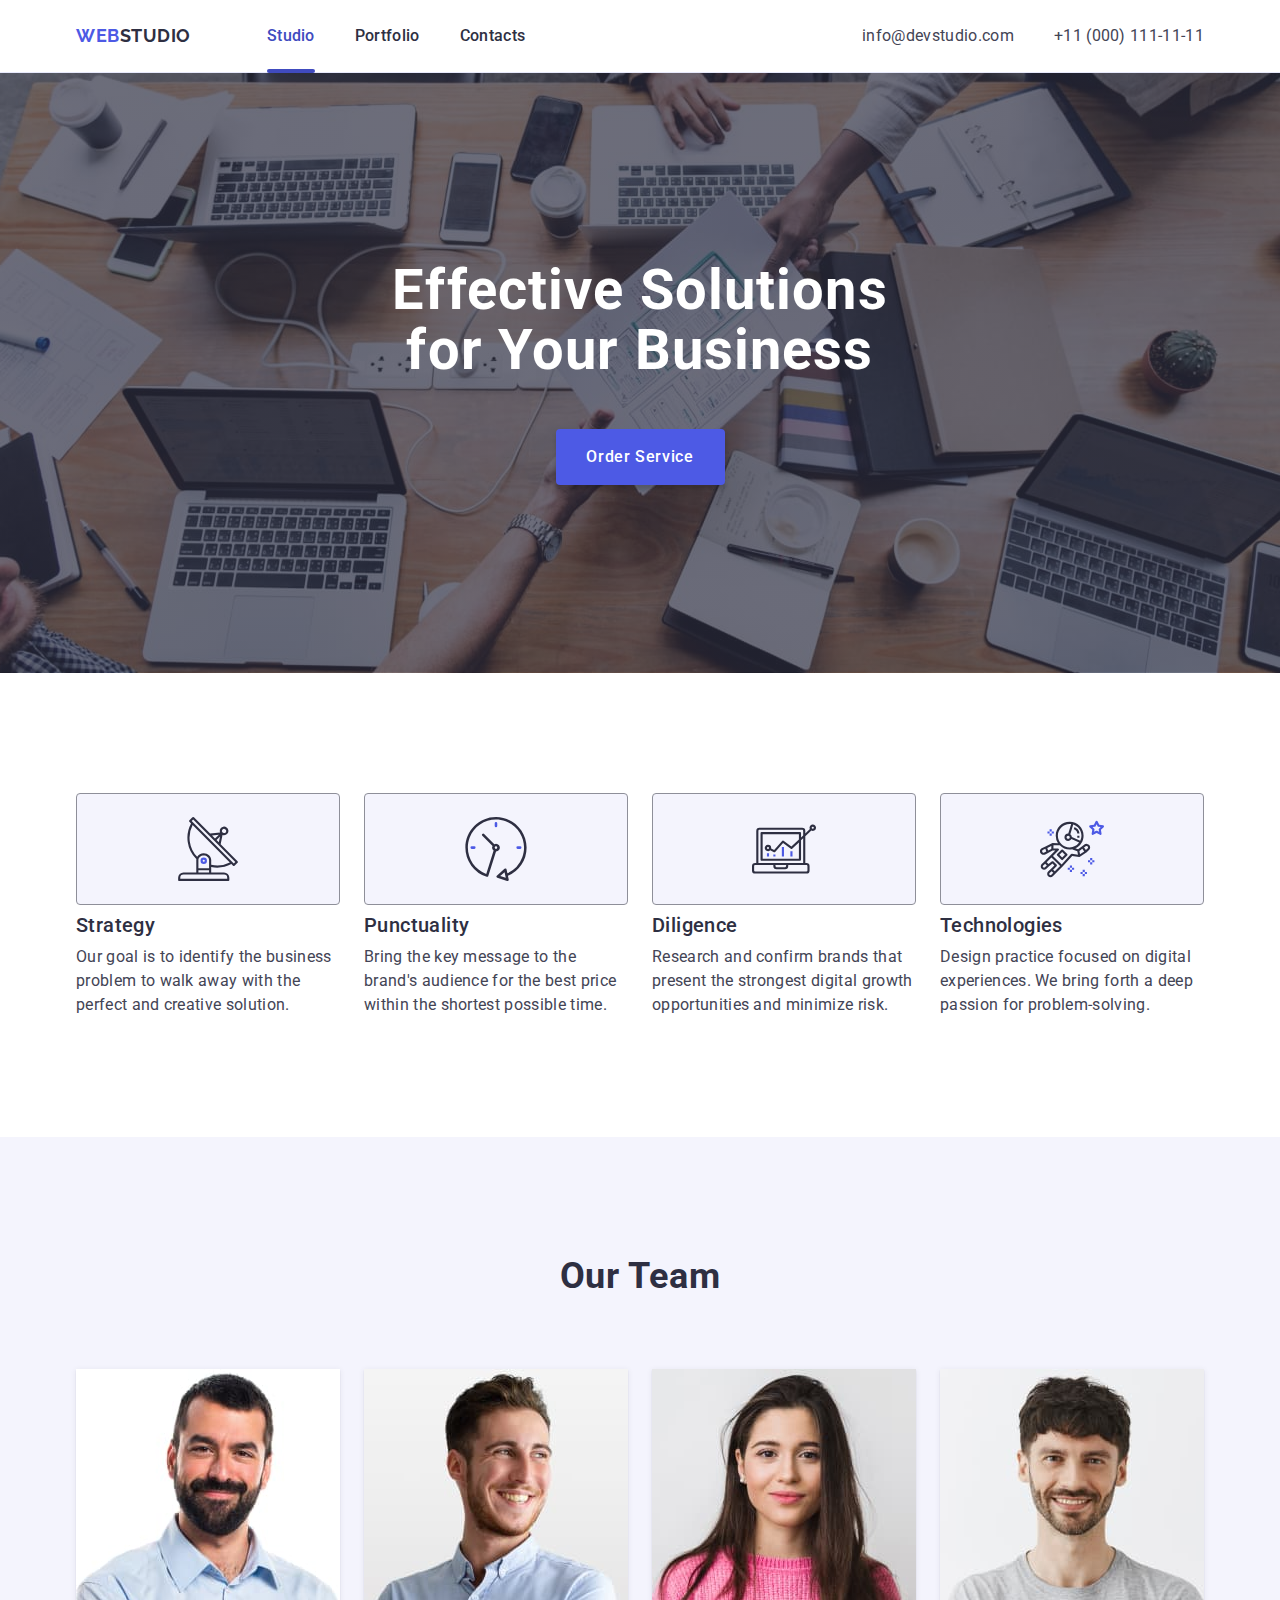
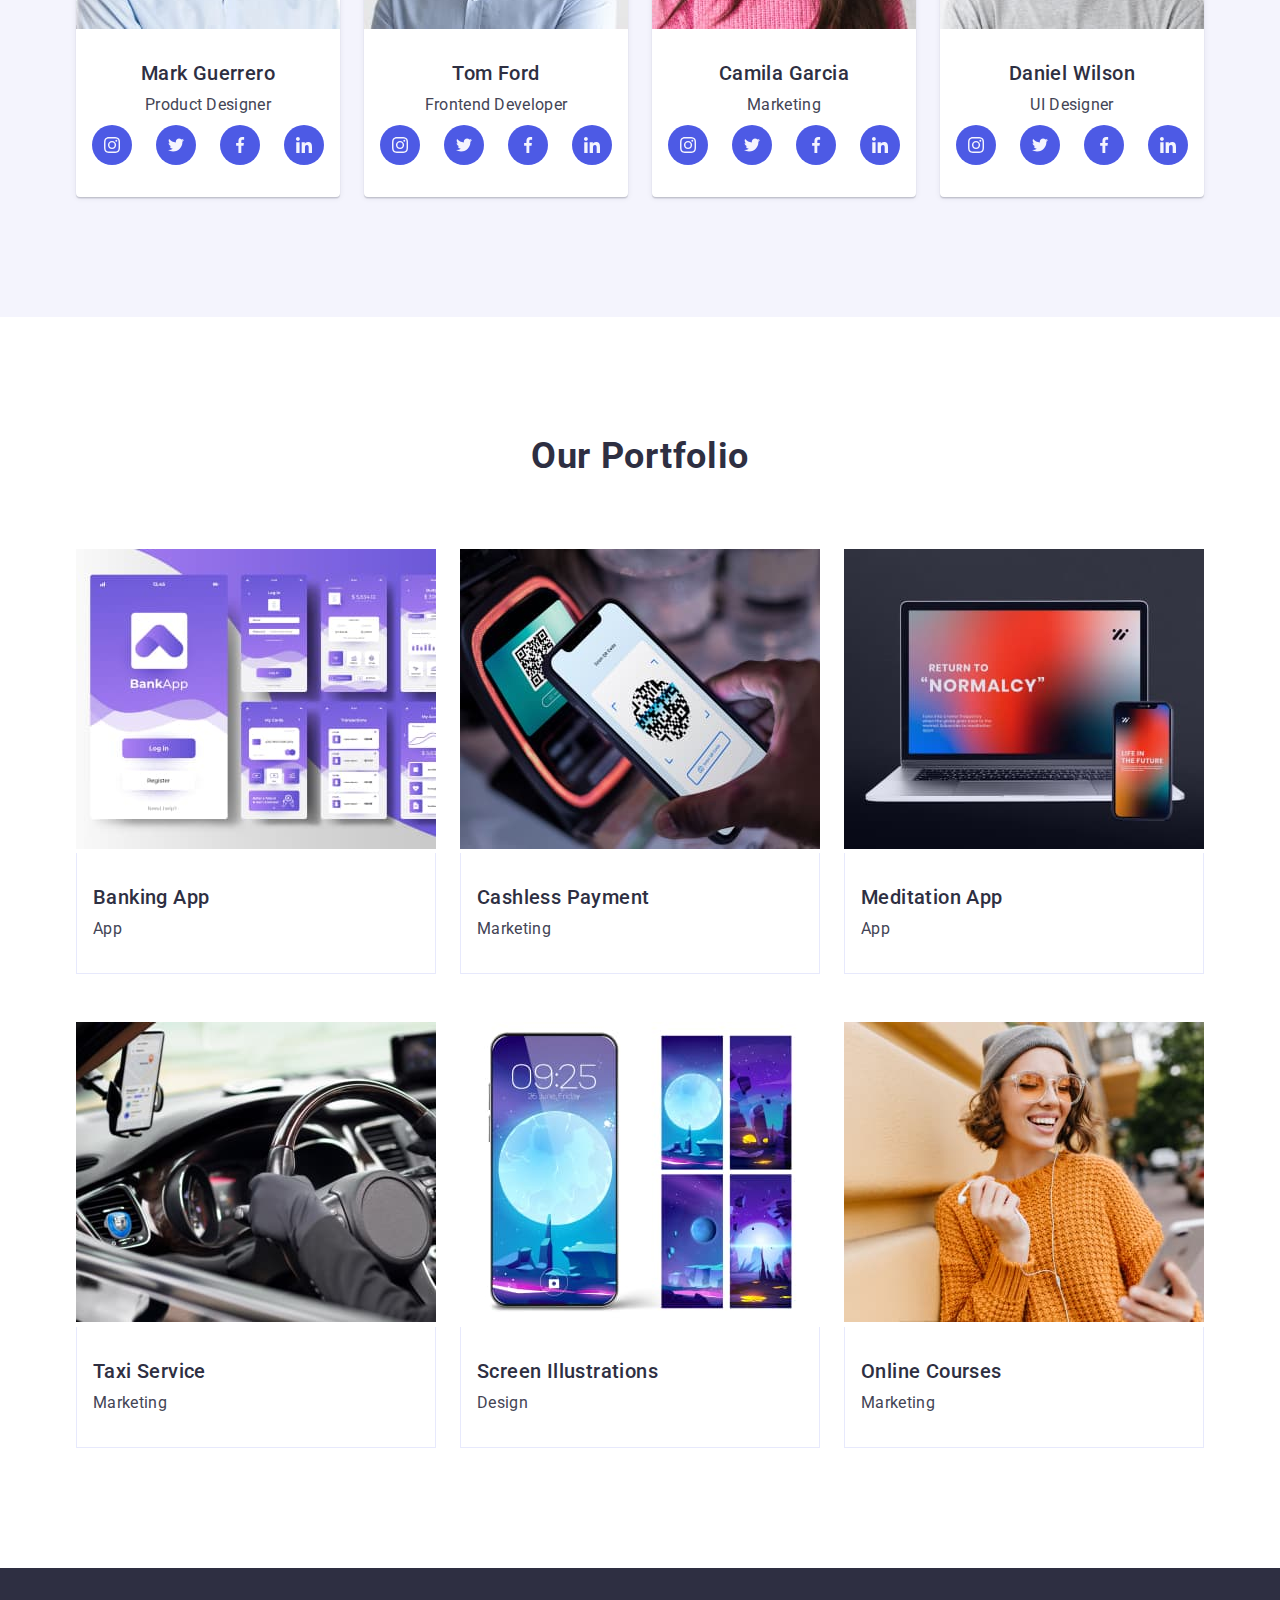
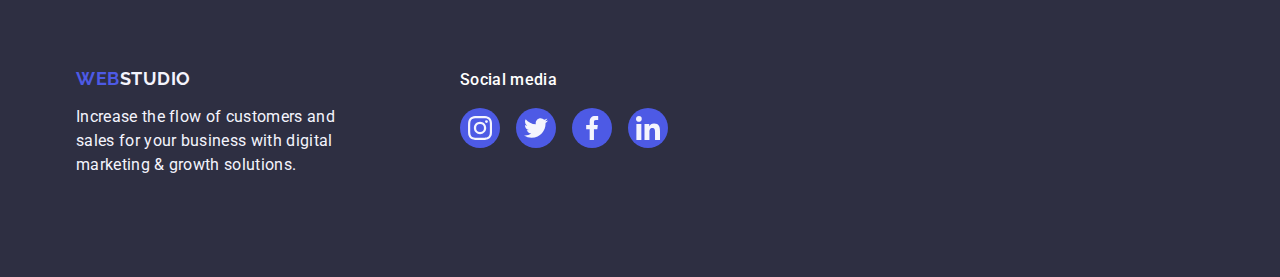
<file: index.html>
<!DOCTYPE html>
<html lang="en">
  <head>
    <meta charset="UTF-8" />
    <meta name="viewport" content="width=device-width, initial-scale=1.0" />
    <title>WebStudio</title>
    <link
      rel="stylesheet"
      href="https://cdnjs.cloudflare.com/ajax/libs/modern-normalize/3.0.1/modern-normalize.min.css"
    />
    <link rel="preconnect" href="https://fonts.googleapis.com" />
    <link rel="preconnect" href="https://fonts.gstatic.com" crossorigin />
    <link
      href="https://fonts.googleapis.com/css2?family=Raleway:wght@700&family=Roboto:wght@400;500;700&display=swap"
      rel="stylesheet"
    />
    <link rel="stylesheet" href="./css/styles.css" />
  </head>

  <body>
    <header class="header">
      <div class="container">
        <nav class="nav">
          <a href="./index.html" class="nav-name"
            >Web<span class="accent">Studio</span></a
          >

          <ul class="nav-list">
            <li><a href="./index.html" class="nav-link current">Studio</a></li>
            <li><a href="" class="nav-link">Portfolio</a></li>
            <li><a href="" class="nav-link">Contacts</a></li>
          </ul>
        </nav>

        <address class="add">
          <ul class="add-list">
            <li>
              <a href="mailto:info@devstudio.com" class="add-link"
                >info@devstudio.com</a
              >
            </li>
            <li>
              <a href="tel:+110001111111" class="add-link"
                >+11 (000) 111-11-11</a
              >
            </li>
          </ul>
        </address>
      </div>
    </header>

    <main>
      <!-- Main section -->
      <section class="main">
        <div class="container">
          <h1 class="main-title">Effective Solutions for Your Business</h1>
          <button class="main-button" type="button">Order Service</button>
        </div>
      </section>

      <!-- Benefits section -->
      <section class="ben">
        <div class="container">
          <h2 class="visually-hidden">Our Benefits</h2>
          <ul class="ben-list">
            <li class="ben-info">
              <div class="ben-icons">
                <svg class="icon-antenna" width="64" height="64">
                  <use href="./images/icons.svg#icon-antenna"></use>
                </svg>
              </div>
              <h3 class="ben-list-title">Strategy</h3>
              <p class="ben-list-text">
                Our goal is to identify the business problem to walk away with
                the perfect and creative solution.
              </p>
            </li>

            <li class="ben-info">
              <div class="ben-icons">
                <svg class="icon-clock" width="64" height="64">
                  <use href="./images/icons.svg#icon-clock"></use>
                </svg>
              </div>
              <h3 class="ben-list-title">Punctuality</h3>
              <p class="ben-list-text">
                Bring the key message to the brand's audience for the best price
                within the shortest possible time.
              </p>
            </li>

            <li class="ben-info">
              <div class="ben-icons">
                <svg class="icon-diagram" width="64" height="64">
                  <use href="./images/icons.svg#icon-diagram"></use>
                </svg>
              </div>
              <h3 class="ben-list-title">Diligence</h3>
              <p class="ben-list-text">
                Research and confirm brands that present the strongest digital
                growth opportunities and minimize risk.
              </p>
            </li>

            <li class="ben-info">
              <div class="ben-icons">
                <svg class="icon-astronaut" width="64" height="64">
                  <use href="./images/icons.svg#icon-astronaut"></use>
                </svg>
              </div>
              <h3 class="ben-list-title">Technologies</h3>
              <p class="ben-list-text">
                Design practice focused on digital experiences. We bring forth a
                deep passion for problem-solving.
              </p>
            </li>
          </ul>
        </div>
      </section>

      <!-- Team section -->
      <section class="team">
        <div class="container">
          <h2 class="team-title">Our Team</h2>
          <ul class="team-list">
            <li class="team-color">
              <div class="team-img">
                <img
                  src="./images/img-3.jpg"
                  alt="Mark Guerrero"
                  width="264"
                  height="260"
                />
              </div>
              <div class="team-info">
                <h3 class="team-list-title">Mark Guerrero</h3>
                <p class="team-text">Product Designer</p>
                <ul class="team-social-links">
                  <li class="social-links">
                    <a
                      href="https://www.instagram.com/"
                      target="_blank"
                      class="team-link"
                    >
                      <svg class="team-icon" width="16" height="16">
                        <use href="./images/icons.svg#icon-instagram"></use>
                      </svg>
                    </a>
                  </li>
                  <li class="social-links">
                    <a
                      href="https://www.twitter.com/"
                      target="_blank"
                      class="team-link"
                    >
                      <svg class="team-icon" width="16" height="16">
                        <use href="./images/icons.svg#icon-twitter"></use>
                      </svg>
                    </a>
                  </li>
                  <li class="social-links">
                    <a
                      href="https://www.facebook.com/"
                      target="_blank"
                      class="team-link"
                    >
                      <svg class="team-icon" width="16" height="16">
                        <use href="./images/icons.svg#icon-facebook"></use>
                      </svg>
                    </a>
                  </li>
                  <li class="social-links">
                    <a
                      href="https://www.linkedin.com/"
                      target="_blank"
                      class="team-link"
                    >
                      <svg class="team-icon" width="16" height="16">
                        <use href="./images/icons.svg#icon-linkedin"></use>
                      </svg>
                    </a>
                  </li>
                </ul>
              </div>
            </li>

            <li class="team-color">
              <div class="team-img">
                <img
                  src="./images/img-2.jpg"
                  alt="Tom Ford"
                  width="264"
                  height="260"
                />
              </div>
              <div class="team-info">
                <h3 class="team-list-title">Tom Ford</h3>
                <p class="team-text">Frontend Developer</p>
                <ul class="team-social-links">
                  <li class="social-links">
                    <a
                      href="https://www.instagram.com/"
                      target="_blank"
                      class="team-link"
                    >
                      <svg class="team-icon" width="16" height="16">
                        <use href="./images/icons.svg#icon-instagram"></use>
                      </svg>
                    </a>
                  </li>
                  <li class="social-links">
                    <a
                      href="https://www.twitter.com/"
                      target="_blank"
                      class="team-link"
                    >
                      <svg class="team-icon" width="16" height="16">
                        <use href="./images/icons.svg#icon-twitter"></use>
                      </svg>
                    </a>
                  </li>
                  <li class="social-links">
                    <a
                      href="https://www.facebook.com/"
                      target="_blank"
                      class="team-link"
                    >
                      <svg class="team-icon" width="16" height="16">
                        <use href="./images/icons.svg#icon-facebook"></use>
                      </svg>
                    </a>
                  </li>
                  <li class="social-links">
                    <a
                      href="https://www.linkedin.com/"
                      target="_blank"
                      class="team-link"
                    >
                      <svg class="team-icon" width="16" height="16">
                        <use href="./images/icons.svg#icon-linkedin"></use>
                      </svg>
                    </a>
                  </li>
                </ul>
              </div>
            </li>

            <li class="team-color">
              <div class="team-img">
                <img
                  src="./images/img-1.jpg"
                  alt="Camila Garcia"
                  width="264"
                  height="260"
                />
              </div>
              <div class="team-info">
                <h3 class="team-list-title">Camila Garcia</h3>
                <p class="team-text">Marketing</p>
                <ul class="team-social-links">
                  <li class="social-links">
                    <a
                      href="https://www.instagram.com/"
                      target="_blank"
                      class="team-link"
                    >
                      <svg class="team-icon" width="16" height="16">
                        <use href="./images/icons.svg#icon-instagram"></use>
                      </svg>
                    </a>
                  </li>
                  <li class="social-links">
                    <a
                      href="https://www.twitter.com/"
                      target="_blank"
                      class="team-link"
                    >
                      <svg class="team-icon" width="16" height="16">
                        <use href="./images/icons.svg#icon-twitter"></use>
                      </svg>
                    </a>
                  </li>
                  <li class="social-links">
                    <a
                      href="https://www.facebook.com/"
                      target="_blank"
                      class="team-link"
                    >
                      <svg class="team-icon" width="16" height="16">
                        <use href="./images/icons.svg#icon-facebook"></use>
                      </svg>
                    </a>
                  </li>
                  <li class="social-links">
                    <a
                      href="https://www.linkedin.com/"
                      target="_blank"
                      class="team-link"
                    >
                      <svg class="team-icon" width="16" height="16">
                        <use href="./images/icons.svg#icon-linkedin"></use>
                      </svg>
                    </a>
                  </li>
                </ul>
              </div>
            </li>

            <li class="team-color">
              <div class="team-img">
                <img
                  src="./images/img.jpg"
                  alt="Daniel Wilson"
                  width="264"
                  height="260"
                />
              </div>
              <div class="team-info">
                <h3 class="team-list-title">Daniel Wilson</h3>
                <p class="team-text">UI Designer</p>
                <ul class="team-social-links">
                  <li class="social-links">
                    <a
                      href="https://www.instagram.com/"
                      target="_blank"
                      class="team-link"
                    >
                      <svg class="team-icon" width="16" height="16">
                        <use href="./images/icons.svg#icon-instagram"></use>
                      </svg>
                    </a>
                  </li>
                  <li class="social-links">
                    <a
                      href="https://www.twitter.com/"
                      target="_blank"
                      class="team-link"
                    >
                      <svg class="team-icon" width="16" height="16">
                        <use href="./images/icons.svg#icon-twitter"></use>
                      </svg>
                    </a>
                  </li>
                  <li class="social-links">
                    <a
                      href="https://www.facebook.com/"
                      target="_blank"
                      class="team-link"
                    >
                      <svg class="team-icon" width="16" height="16">
                        <use href="./images/icons.svg#icon-facebook"></use>
                      </svg>
                    </a>
                  </li>
                  <li class="social-links">
                    <a
                      href="https://www.linkedin.com/"
                      target="_blank"
                      class="team-link"
                    >
                      <svg class="team-icon" width="16" height="16">
                        <use href="./images/icons.svg#icon-linkedin"></use>
                      </svg>
                    </a>
                  </li>
                </ul>
              </div>
            </li>
          </ul>
        </div>
      </section>

      <!-- Portfolio section -->
      <section class="portf">
        <div class="container">
          <h2 class="portf-title">Our Portfolio</h2>
          <ul class="portf-list">
            <li class="portf-info">
              <div class="portf-block">
                <img
                  class="portf-img"
                  src="./images/img-4.jpg"
                  alt="Banking App"
                  width="360"
                  height="300"
                />
                <p class="overlay">
                  14 Stylish and User-Friendly App Design Concepts · Task
                  Manager App · Calorie Tracker App · Exotic Fruit Ecommerce App
                  · Cloud Storage App
                </p>
              </div>
              <div class="portf-list-elem">
                <h3 class="portf-list-title">Banking App</h3>
                <p class="portf-text">App</p>
              </div>
            </li>

            <li class="portf-info">
              <div class="portf-block">
                <img
                  class="portf-img"
                  src="./images/img-5.jpg"
                  alt="Cashless Payment"
                  width="360"
                  height="300"
                />
                <p class="overlay">
                  14 Stylish and User-Friendly App Design Concepts · Task
                  Manager App · Calorie Tracker App · Exotic Fruit Ecommerce App
                  · Cloud Storage App
                </p>
              </div>
              <div class="portf-list-elem">
                <h3 class="portf-list-title">Cashless Payment</h3>
                <p class="portf-text">Marketing</p>
              </div>
            </li>

            <li class="portf-info">
              <div class="portf-block">
                <img
                  class="portf-img"
                  src="./images/img-6.jpg"
                  alt="Meditation App"
                  width="360"
                  height="300"
                />
                <p class="overlay">
                  14 Stylish and User-Friendly App Design Concepts · Task
                  Manager App · Calorie Tracker App · Exotic Fruit Ecommerce App
                  · Cloud Storage App
                </p>
              </div>
              <div class="portf-list-elem">
                <h3 class="portf-list-title">Meditation App</h3>
                <p class="portf-text">App</p>
              </div>
            </li>

            <li class="portf-info">
              <div class="portf-block">
                <img
                  class="portf-img"
                  src="./images/img-7.jpg"
                  alt="Taxi Service"
                  width="360"
                  height="300"
                />
                <p class="overlay">
                  14 Stylish and User-Friendly App Design Concepts · Task
                  Manager App · Calorie Tracker App · Exotic Fruit Ecommerce App
                  · Cloud Storage App
                </p>
              </div>
              <div class="portf-list-elem">
                <h3 class="portf-list-title">Taxi Service</h3>
                <p class="portf-text">Marketing</p>
              </div>
            </li>

            <li class="portf-info">
              <div class="portf-block">
                <img
                  class="portf-img"
                  src="./images/img-8.jpg"
                  alt="Screen Illustrations"
                  width="360"
                  height="300"
                />
                <p class="overlay">
                  14 Stylish and User-Friendly App Design Concepts · Task
                  Manager App · Calorie Tracker App · Exotic Fruit Ecommerce App
                  · Cloud Storage App
                </p>
              </div>
              <div class="portf-list-elem">
                <h3 class="portf-list-title">Screen Illustrations</h3>
                <p class="portf-text">Design</p>
              </div>
            </li>

            <li class="portf-info">
              <div class="portf-block">
                <img
                  class="portf-img"
                  src="./images/img-9.jpg"
                  alt="Online Courses"
                  width="360"
                  height="300"
                />
                <p class="overlay">
                  14 Stylish and User-Friendly App Design Concepts · Task
                  Manager App · Calorie Tracker App · Exotic Fruit Ecommerce App
                  · Cloud Storage App
                </p>
              </div>
              <div class="portf-list-elem">
                <h3 class="portf-list-title">Online Courses</h3>
                <p class="portf-text">Marketing</p>
              </div>
            </li>
          </ul>
        </div>
      </section>
    </main>

    <footer class="foot">
      <div class="container">
        <div class="foot-logo">
          <a href="./index.html" class="foot-name"
            >Web<span class="foot-accent">Studio</span></a
          >
          <p class="foot-text">
            Increase the flow of customers and sales for your business with
            digital marketing & growth solutions.
          </p>
        </div>
        <div class="foot-social">
          <p class="foot-social-title">Social media</p>
          <ul class="foot-icons">
            <li class="foot-list">
              <a
                href="https://www.instagram.com/"
                target="_blank"
                class="foot-link"
              >
                <svg class="icon-foot" width="24" height="24">
                  <use href="./images/icons.svg#icon-instagram"></use>
                </svg>
              </a>
            </li>
            <li class="foot-list">
              <a
                href="https://www.twitter.com/"
                target="_blank"
                class="foot-link"
              >
                <svg class="icon-foot" width="24" height="24">
                  <use href="./images/icons.svg#icon-twitter"></use>
                </svg>
              </a>
            </li>

            <li class="foot-list">
              <a
                href="https://www.facebook.com/"
                target="_blank"
                class="foot-link"
              >
                <svg class="icon-foot" width="24" height="24">
                  <use href="./images/icons.svg#icon-facebook"></use>
                </svg>
              </a>
            </li>
            <li class="foot-list">
              <a
                href="https://www.linkedin.com/"
                target="_blank"
                class="foot-link"
              >
                <svg class="icon-foot" width="24" height="24">
                  <use href="./images/icons.svg#icon-linkedin"></use>
                </svg>
              </a>
            </li>
          </ul>
        </div>
      </div>
    </footer>
  </body>
</html>
</file>
<file: css/styles.css>
*,
*::before,
*::after {
  font-style: inherit;
  box-sizing: border-box;
}

body {
  font-family: "Roboto", sans-serif;
  font-style: normal;
  color: #434455;
  background-color: #ffffff;
}

h1,
h2,
h3,
p {
  margin: 0;
}

ul {
  list-style: none;
  margin: 0;
  padding: 0;
}

img {
  display: block;
  max-width: 100%;
  object-fit: cover;
}

.header {
  border-bottom: 1px solid #e7e9fc;
  box-shadow: 0px 2px 1px rgba(46, 47, 66, 0.08),
    0px 1px 1px rgba(46, 47, 66, 0.16), 0px 1px 6px rgba(46, 47, 66, 0.08);
}

.header .container {
  display: flex;
  align-items: center;
}

.container {
  max-width: 1158px;
  padding-left: 15px;
  padding-right: 15px;
  margin: 0 auto;
}

.section {
  padding-top: 120px;
  padding-bottom: 120px;
}

.nav {
  display: flex;
  align-items: center;
}

.nav-name {
  font-family: "Raleway", sans-serif;
  font-weight: 700;
  font-size: 18px;
  padding-top: 24px;
  padding-bottom: 24px;
  line-height: 1.17;
  letter-spacing: 0.03em;
  text-transform: uppercase;
  text-decoration: none;
  margin-right: 76px;
  color: #4d5ae5;
}

.accent {
  color: #2e2f42;
}

.nav-list {
  display: flex;
  gap: 40px;
}

.nav-link {
  display: flex;
  font-weight: 500;
  font-size: 16px;
  line-height: 1.5;
  letter-spacing: 0.02em;
  text-decoration: none;
  padding: 24px 0;
  color: #2e2f42;
  position: relative;
  display: inline-block;
  transition: color 250ms cubic-bezier(0.4, 0, 0.2, 1);
}

.nav-link:hover,
.nav-link:focus {
  color: #404bbf;
}

.nav-link.current::after {
  content: "";
  width: 100%;
  display: block;
  left: 0;
  border-radius: 2px;
  height: 4px;
  background: #404bbf;
  position: absolute;
  bottom: -1px;
}

.nav-link.current {
  color: #404bbf;
}

.add {
  margin-left: auto;
}

.add-list {
  display: flex;
  gap: 40px;
  align-items: center;
}

.add-link {
  display: block;
  font-weight: 400;
  font-size: 16px;
  line-height: 1.5;
  letter-spacing: 0.02em;
  text-decoration: none;
  color: #434455;
  transition: color 250ms cubic-bezier(0.4, 0, 0.2, 1);
}

.add-link:hover,
.add-link:focus {
  color: #404bbf;
}

.main-title {
  font-weight: 700;
  font-size: 56px;
  line-height: 1.07;
  letter-spacing: 0.02em;
  text-align: center;
  margin-bottom: 48px;
  max-width: 496px;
  margin-left: auto;
  margin-right: auto;
  color: #fff;
}

.main {
  margin: auto;
  background: #2e2f42;
  max-width: 1440px;
  padding-top: 188px;
  padding-bottom: 188px;
  background-repeat: no-repeat;
  background-position: center center;
  background-size: cover;
  background-image: linear-gradient(
      rgba(46, 47, 66, 0.7),
      rgba(46, 47, 66, 0.7)
    ),
    url(../images/people-office.jpg);
}

.main-button {
  cursor: pointer;
  display: block;
  min-width: 169px;
  border-radius: 4px;
  margin: 0 auto;
  border: none;
  height: 56px;
  font-weight: 500;
  font-size: 16px;
  line-height: 1.5;
  letter-spacing: 0.04em;
  color: #fff;
  box-shadow: 0 4px 4px 0 rgba(0, 0, 0, 0.15);
  background: #4d5ae5;
  transition: background-color 250ms cubic-bezier(0.4, 0, 0.2, 1);
}

.main-button:hover,
.main-button:focus {
  background: #404bbf;
}

.ben {
  padding: 120px 0;
}

.visually-hidden {
  position: absolute;
  width: 1px;
  height: 1px;
  margin: -1px;
  border: 0;
  padding: 0;
  white-space: nowrap;
  clip-path: inset(100%);
  clip: rect(0 0 0 0);
  overflow: hidden;
}

.ben-list {
  display: flex;
  align-items: center;
  gap: 24px;
}

.ben-list-title {
  font-weight: 500;
  font-size: 20px;
  line-height: 1.2;
  letter-spacing: 0.02em;
  color: #2e2f42;
  margin-bottom: 8px;
}

.ben-icons {
  background: #f4f4fd;
  border: 1px solid #8e8f99;
  border-radius: 4px;
  display: flex;
  align-items: center;
  justify-content: center;
  max-width: 100%;
  margin-bottom: 8px;
  height: 112px;
}

.ben-info {
  width: calc((100% - 72px) / 4);
}

.ben-list-text {
  font-size: 16px;
  line-height: 1.5;
  letter-spacing: 0.02em;
  color: #434455;
}

.team {
  background-color: #f4f4fd;
  padding: 120px 0;
}

.team-title {
  font-weight: 700;
  font-size: 36px;
  line-height: 1.11;
  letter-spacing: 0.02em;
  text-align: center;
  text-transform: capitalize;
  margin-bottom: 72px;
  color: #2e2f42;
}

.team-list {
  display: flex;
  align-items: center;
  gap: 24px;
}

.team-color {
  box-shadow: 0px 1px 6px rgba(46, 47, 66, 0.08),
    0px 1px 1px rgba(46, 47, 66, 0.16), 0px 2px 1px rgba(46, 47, 66, 0.08);
  background: #fff;
  width: calc((100% - 72px) / 4);
  border-radius: 0px 0px 4px 4px;
}

.team-info {
  padding: 32px 0;
}

.team-list-title {
  font-weight: 500;
  font-size: 20px;
  line-height: 1.2;
  letter-spacing: 0.02em;
  text-align: center;
  margin-bottom: 8px;
  color: #2e2f42;
}

.team-text {
  font-size: 16px;
  line-height: 1.5;
  letter-spacing: 0.02em;
  text-align: center;
  color: #434455;
  margin-bottom: 8px;
}

.team-social-links {
  display: flex;
  justify-content: center;
  gap: 24px;
  fill: #f4f4fd;
}

.social-links {
  width: 40px;
  height: 40px;
}

.team-link {
  display: flex;
  justify-content: center;
  align-items: center;
  width: 100%;
  height: 100%;
  border-radius: 50%;
  background-color: #4d5ae5;
  transition: background-color 250ms cubic-bezier(0.4, 0, 0.2, 1);
}

.team-link:hover,
.team-link:focus {
  background-color: #404bbf;
}

.portf-title {
  font-weight: 700;
  font-size: 36px;
  line-height: 1.11;
  letter-spacing: 0.02em;
  text-transform: capitalize;
  text-align: center;
  margin-bottom: 72px;
  color: #2e2f42;
}

.portf {
  padding-top: 120px;
  padding-bottom: 120px;
}

.portf-list {
  display: flex;
  align-items: center;
  flex-wrap: wrap;
  column-gap: 24px;
  row-gap: 48px;
}

.portf-list-title {
  font-weight: 500;
  font-size: 20px;
  line-height: 1.2;
  letter-spacing: 0.02em;
  margin-bottom: 8px;
  color: #2e2f42;
}

.portf-list-elem {
  border-bottom: 1px solid #e7e9fc;
  border-left: 1px solid #e7e9fc;
  border-right: 1px solid #e7e9fc;
  padding: 32px 16px;
  position: relative;
  background: #fff;
}

.portf-info {
  width: calc((100% - 48px) / 3);
  position: relative;
  overflow: hidden;
  cursor: pointer;
  transform: translateY(0%);
  transition: box-shadow 250ms cubic-bezier(0.4, 0, 0.2, 1);
}

.portf-info:hover {
  box-shadow: 0 2px 1px 0 rgba(46, 47, 66, 0.08),
    0 1px 1px 0 rgba(46, 47, 66, 0.16), 0 1px 6px 0 rgba(46, 47, 66, 0.08);
}

.portf-block {
  display: inline-block;
  position: relative;
  overflow: hidden;
}

.overlay {
  padding: 40px 32px;
  background-color: #4d5ae5;
  font-size: 16px;
  line-height: 1.5;
  letter-spacing: 0.02em;
  color: #f4f4fd;
  position: absolute;
  top: 0;
  left: 0;
  height: 100%;
  width: 100%;
  transform: translateY(100%);
  transition: transform 250ms cubic-bezier(0.4, 0, 0.2, 1);
}

.portf-info:hover .overlay,
.portf-info:focus .overlay {
  transform: translateY(0);
}

.portf-text {
  font-size: 16px;
  line-height: 1.5;
  letter-spacing: 0.02em;
  color: #434455;
}

.foot {
  background: #2e2f42;
  padding: 100px 0;
}

.foot .container {
  display: flex;
  align-items: baseline;
}

.foot-name {
  font-family: "Raleway", sans-serif;
  font-weight: 700;
  font-size: 18px;
  line-height: 1.17;
  letter-spacing: 0.03em;
  text-transform: uppercase;
  text-decoration: none;
  display: inline-block;
  margin-bottom: 16px;
  color: #4d5ae5;
}

.foot-accent {
  color: #f4f4fd;
}

.foot-logo {
  margin-right: 120px;
}

.foot-text {
  font-weight: 400;
  font-size: 16px;
  line-height: 1.5;
  letter-spacing: 0.02em;
  color: #f4f4fd;
  width: 264px;
}

.foot-socials {
  display: flex;
  align-items: center;
}

.foot-social-title {
  margin-bottom: 16px;
  font-weight: 500;
  font-size: 16px;
  line-height: 1.5;
  letter-spacing: 0.02em;
  color: #fff;
  align-self: baseline;
}

.foot-icons {
  display: flex;
  align-items: center;
  gap: 16px;
  fill: #f4f4fd;
}

.foot-list {
  width: 40px;
  height: 40px;
}

.foot-link {
  display: flex;
  justify-content: center;
  align-items: center;
  width: 100%;
  height: 100%;
  border-radius: 50%;
  background-color: #4d5ae5;
  transition: background-color 250ms cubic-bezier(0.4, 0, 0.2, 1);
}

.foot-link:hover,
.foot-link:focus {
  background: #31d0aa;
}
</file>
